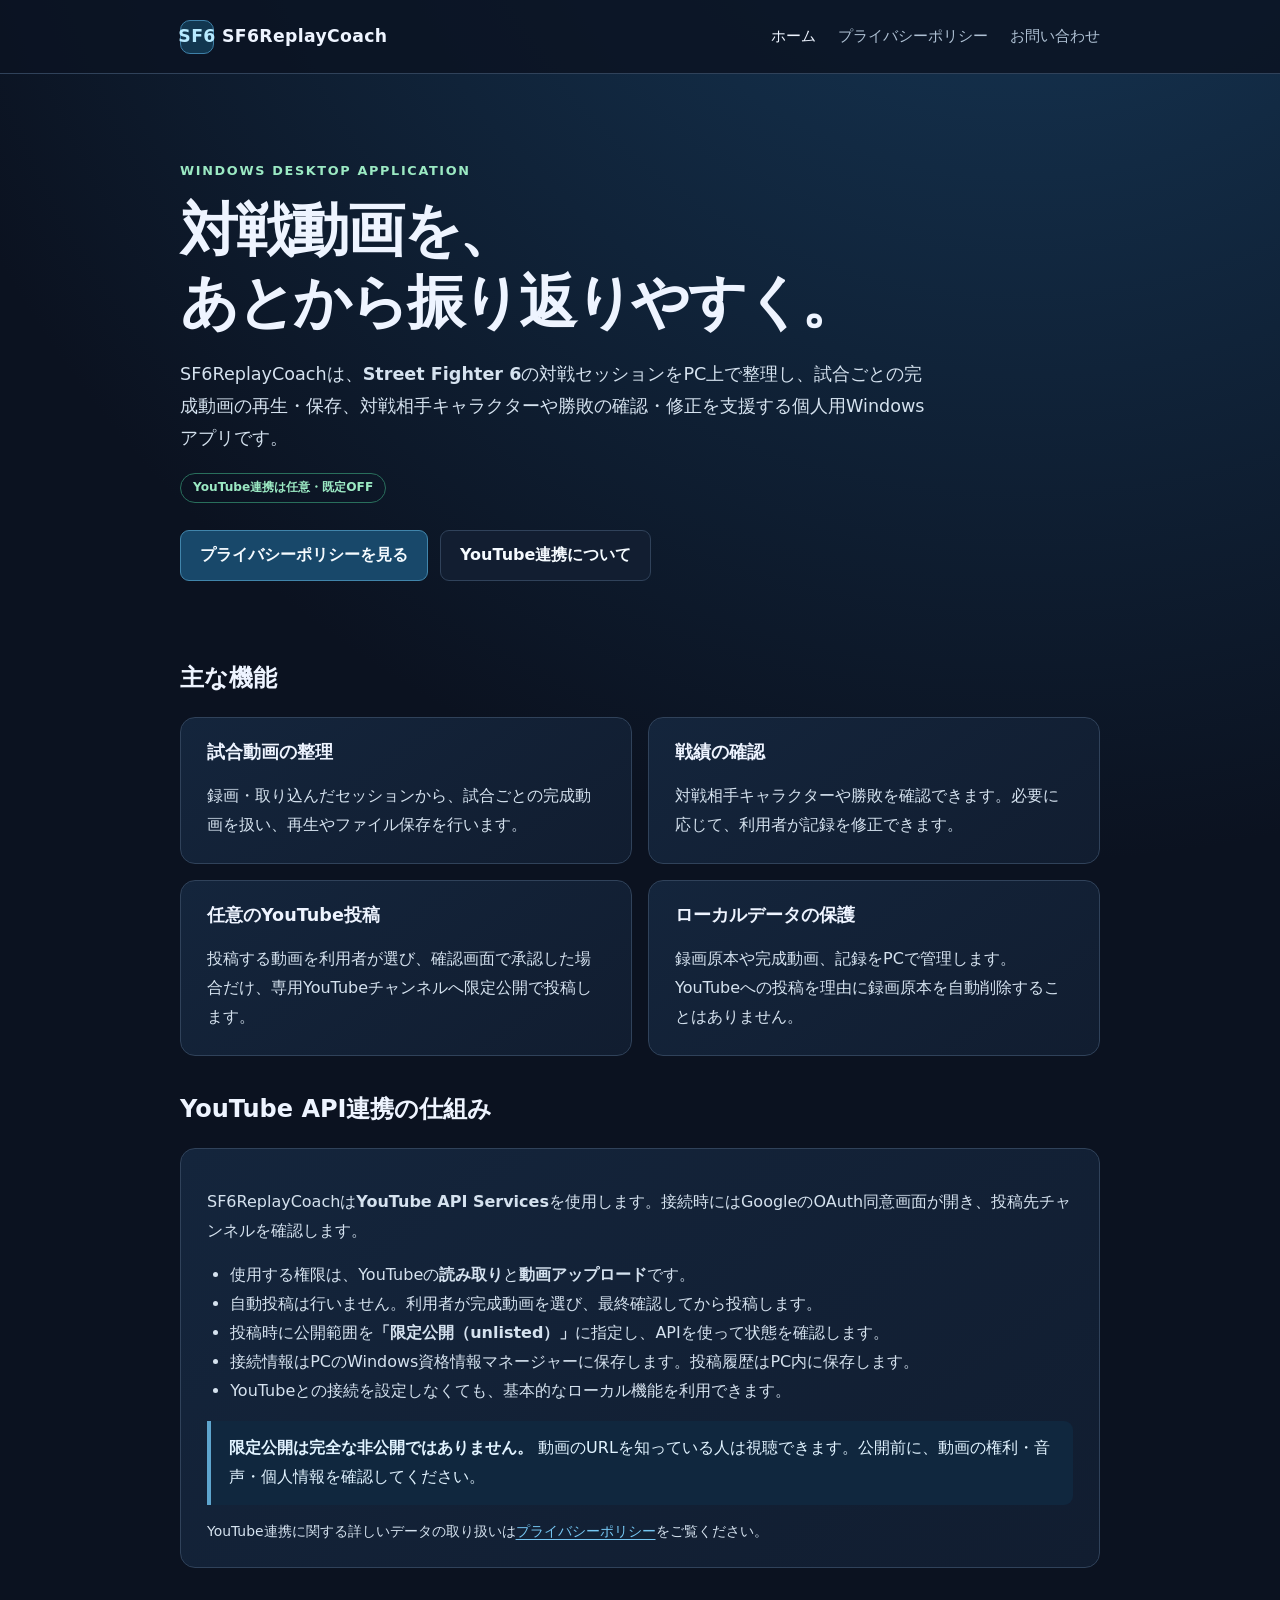
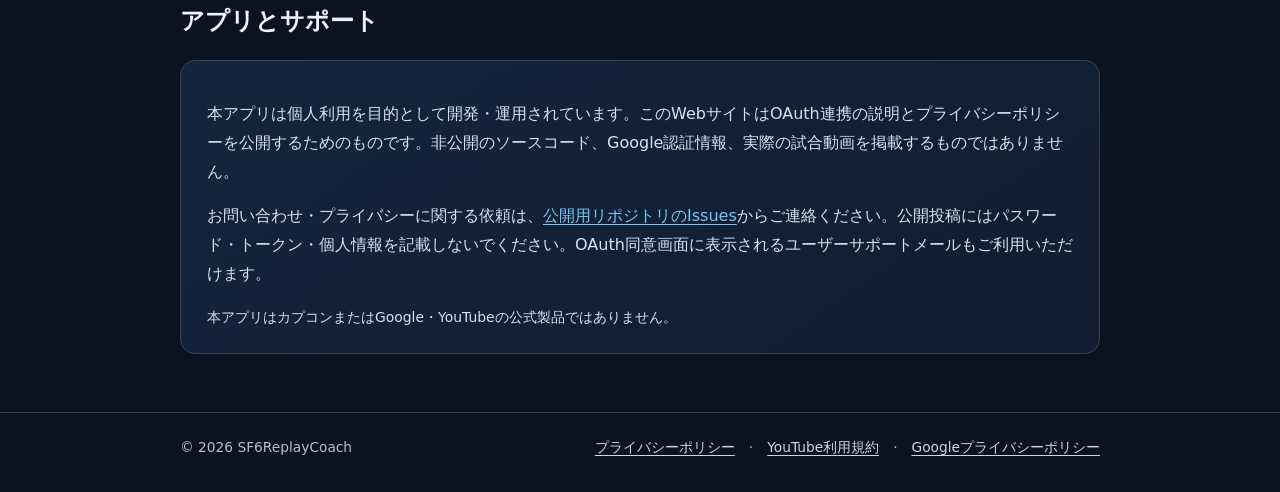
<file: index.html>
<!doctype html>
<html lang="ja">
<head>
<meta charset="utf-8">
<meta name="viewport" content="width=device-width, initial-scale=1">
<meta name="description" content="SF6ReplayCoachはStreet Fighter 6の試合動画を整理・確認し、任意でYouTubeに限定公開投稿できる個人用Windowsデスクトップアプリです。">
<title>SF6ReplayCoach | 個人用対戦動画管理アプリ</title>
<link rel="stylesheet" href="styles.css">
</head>
<body>
<header class="topbar"><div class="wrap topbar-inner"><a class="brand" href="./" aria-label="SF6ReplayCoach トップ"><span class="glyph" aria-hidden="true">SF6</span>SF6ReplayCoach</a><nav class="nav" aria-label="メインナビゲーション"><a href="./" aria-current="page">ホーム</a><a href="privacy.html">プライバシーポリシー</a><a href="https://github.com/SashunDev/sf6replaycoach-info/issues" rel="noopener noreferrer">お問い合わせ</a></nav></div></header>
<main class="wrap">
<section class="hero" aria-labelledby="hero-title"><span class="eyebrow">Windows desktop application</span><h1 id="hero-title">対戦動画を、<br>あとから振り返りやすく。</h1><p class="intro">SF6ReplayCoachは、<strong>Street Fighter 6</strong>の対戦セッションをPC上で整理し、試合ごとの完成動画の再生・保存、対戦相手キャラクターや勝敗の確認・修正を支援する個人用Windowsアプリです。</p><span class="pill">YouTube連携は任意・既定OFF</span><div class="buttons"><a class="button" href="privacy.html">プライバシーポリシーを見る</a><a class="button secondary" href="#youtube">YouTube連携について</a></div></section>
<section class="section" aria-labelledby="features-title"><h2 id="features-title">主な機能</h2><div class="cards"><article class="panel"><h3>試合動画の整理</h3><p>録画・取り込んだセッションから、試合ごとの完成動画を扱い、再生やファイル保存を行います。</p></article><article class="panel"><h3>戦績の確認</h3><p>対戦相手キャラクターや勝敗を確認できます。必要に応じて、利用者が記録を修正できます。</p></article><article class="panel"><h3>任意のYouTube投稿</h3><p>投稿する動画を利用者が選び、確認画面で承認した場合だけ、専用YouTubeチャンネルへ限定公開で投稿します。</p></article><article class="panel"><h3>ローカルデータの保護</h3><p>録画原本や完成動画、記録をPCで管理します。YouTubeへの投稿を理由に録画原本を自動削除することはありません。</p></article></div></section>
<section class="section" id="youtube" aria-labelledby="yt-title"><h2 id="yt-title">YouTube API連携の仕組み</h2><div class="panel"><p>SF6ReplayCoachは<strong>YouTube API Services</strong>を使用します。接続時にはGoogleのOAuth同意画面が開き、投稿先チャンネルを確認します。</p><ul><li>使用する権限は、YouTubeの<strong>読み取り</strong>と<strong>動画アップロード</strong>です。</li><li>自動投稿は行いません。利用者が完成動画を選び、最終確認してから投稿します。</li><li>投稿時に公開範囲を<strong>「限定公開（unlisted）」</strong>に指定し、APIを使って状態を確認します。</li><li>接続情報はPCのWindows資格情報マネージャーに保存します。投稿履歴はPC内に保存します。</li><li>YouTubeとの接続を設定しなくても、基本的なローカル機能を利用できます。</li></ul><div class="note"><strong>限定公開は完全な非公開ではありません。</strong> 動画のURLを知っている人は視聴できます。公開前に、動画の権利・音声・個人情報を確認してください。</div><p class="small">YouTube連携に関する詳しいデータの取り扱いは<a href="privacy.html">プライバシーポリシー</a>をご覧ください。</p></div></section>
<section class="section" aria-labelledby="about-title"><h2 id="about-title">アプリとサポート</h2><div class="panel"><p>本アプリは個人利用を目的として開発・運用されています。このWebサイトはOAuth連携の説明とプライバシーポリシーを公開するためのものです。非公開のソースコード、Google認証情報、実際の試合動画を掲載するものではありません。</p><p>お問い合わせ・プライバシーに関する依頼は、<a href="https://github.com/SashunDev/sf6replaycoach-info/issues" rel="noopener noreferrer">公開用リポジトリのIssues</a>からご連絡ください。公開投稿にはパスワード・トークン・個人情報を記載しないでください。OAuth同意画面に表示されるユーザーサポートメールもご利用いただけます。</p><p class="small">本アプリはカプコンまたはGoogle・YouTubeの公式製品ではありません。</p></div></section>
</main>
<footer class="footer"><div class="wrap footer-inner"><span>© 2026 SF6ReplayCoach</span><div><a href="privacy.html">プライバシーポリシー</a>　·　<a href="https://www.youtube.com/t/terms" rel="noopener noreferrer">YouTube利用規約</a>　·　<a href="https://policies.google.com/privacy" rel="noopener noreferrer">Googleプライバシーポリシー</a></div></div></footer>
</body></html>
</file>
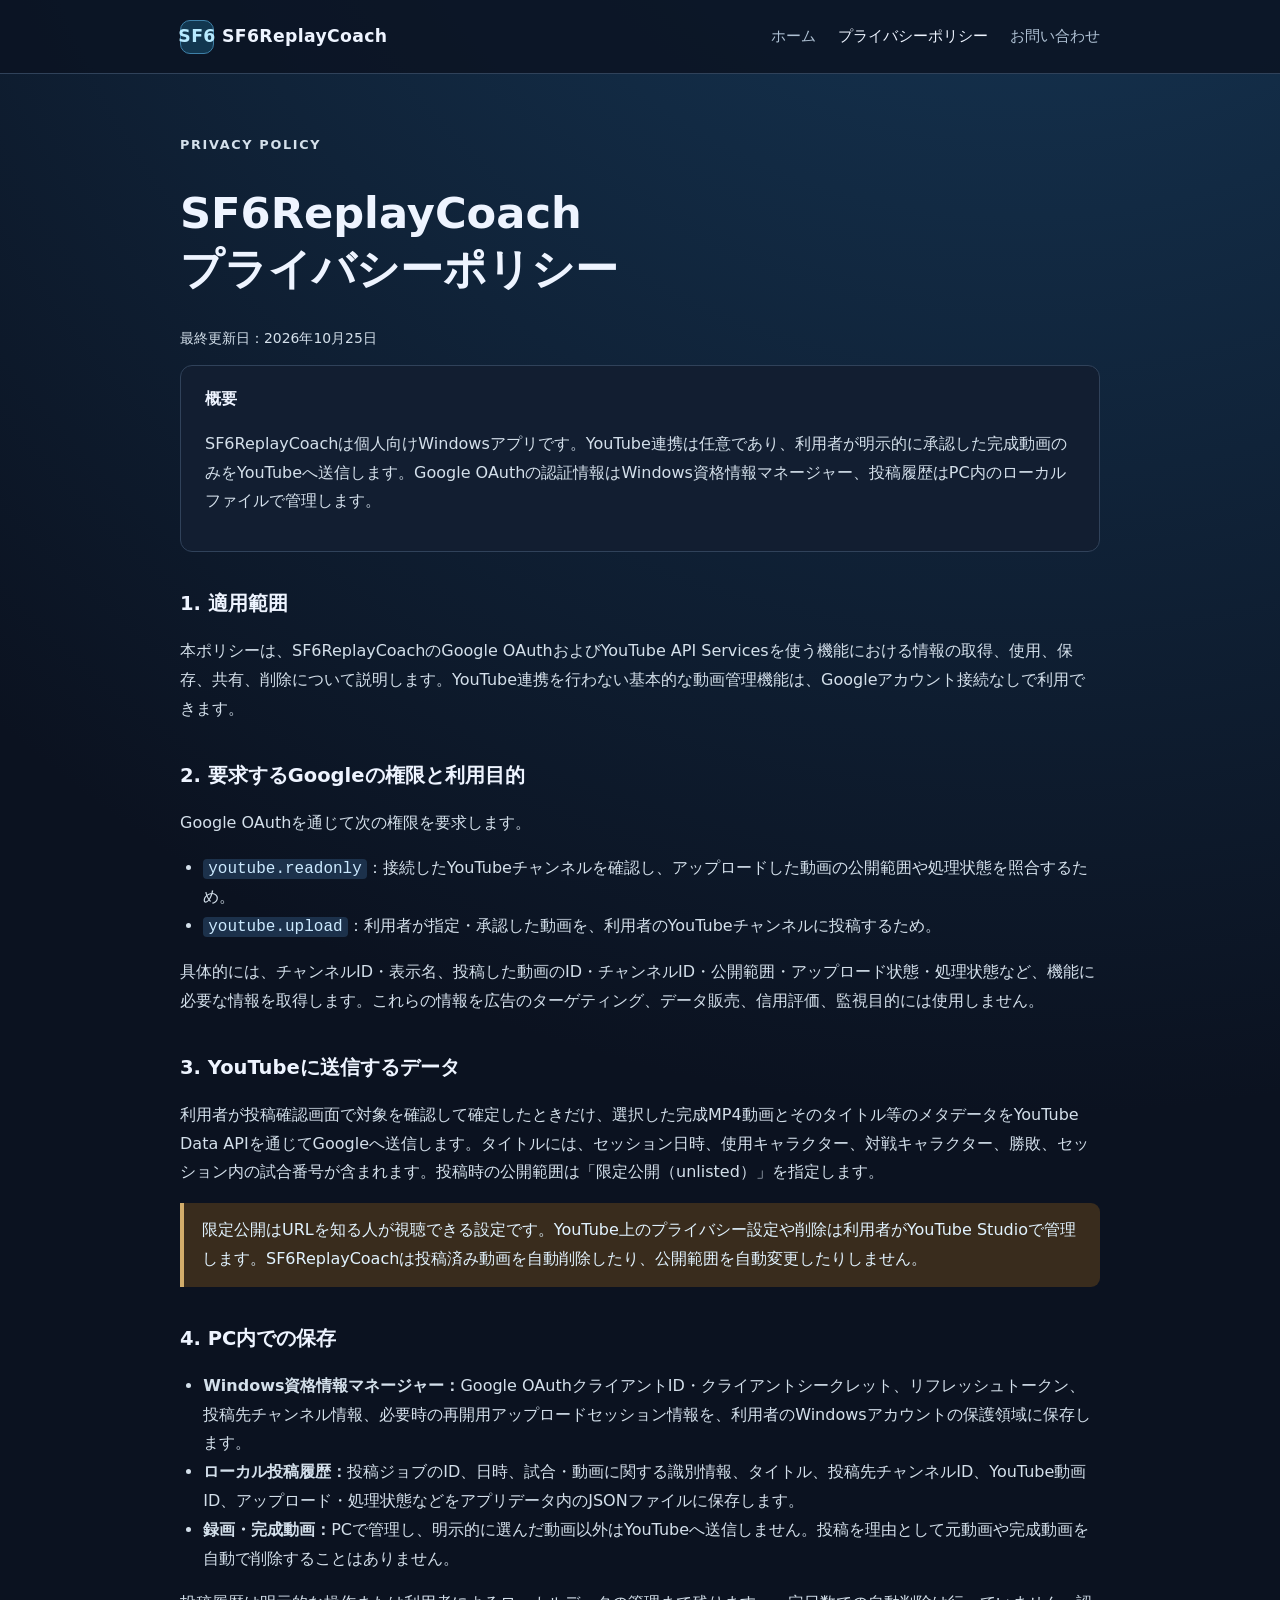
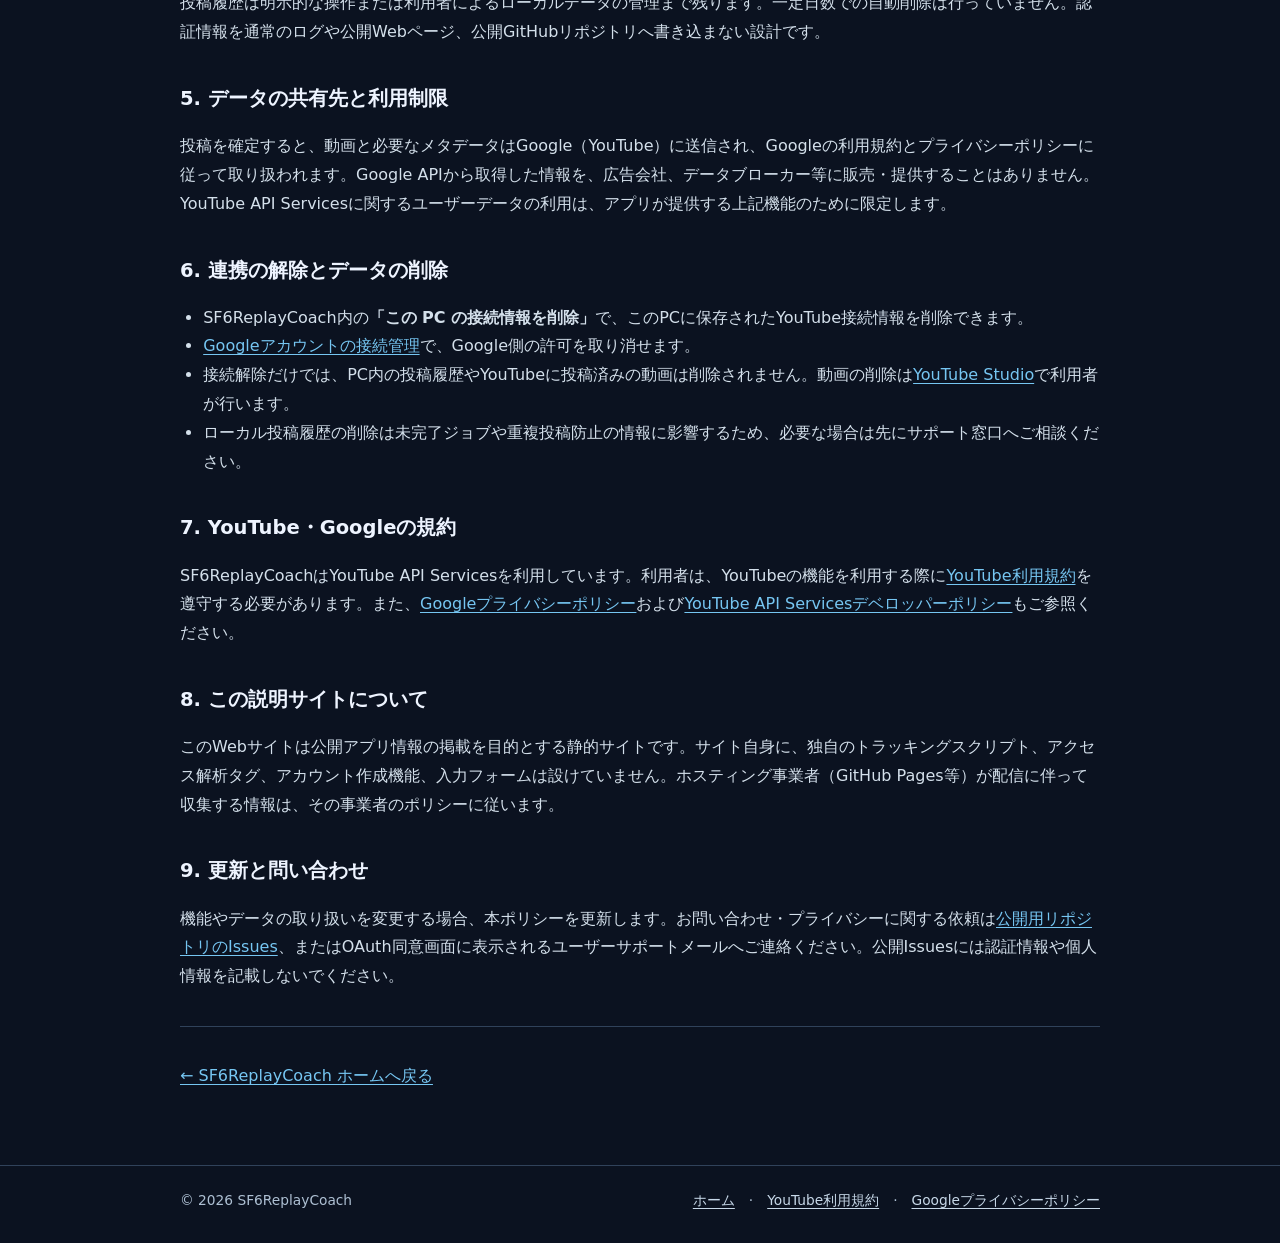
<file: privacy.html>
<!doctype html>
<html lang="ja">
<head>
<meta charset="utf-8">
<meta name="viewport" content="width=device-width, initial-scale=1">
<meta name="description" content="SF6ReplayCoachのGoogle OAuth・YouTube API連携に関するプライバシーポリシーです。">
<title>プライバシーポリシー | SF6ReplayCoach</title>
<link rel="stylesheet" href="styles.css">
</head>
<body>
<header class="topbar"><div class="wrap topbar-inner"><a class="brand" href="./" aria-label="SF6ReplayCoach トップ"><span class="glyph" aria-hidden="true">SF6</span>SF6ReplayCoach</a><nav class="nav" aria-label="メインナビゲーション"><a href="./">ホーム</a><a href="privacy.html" aria-current="page">プライバシーポリシー</a><a href="https://github.com/SashunDev/sf6replaycoach-info/issues" rel="noopener noreferrer">お問い合わせ</a></nav></div></header>
<main class="wrap policy"><p class="eyebrow">Privacy policy</p><h1>SF6ReplayCoach<br>プライバシーポリシー</h1><p class="small">最終更新日：2026年10月25日</p>
<div class="summary"><strong>概要</strong><p>SF6ReplayCoachは個人向けWindowsアプリです。YouTube連携は任意であり、利用者が明示的に承認した完成動画のみをYouTubeへ送信します。Google OAuthの認証情報はWindows資格情報マネージャー、投稿履歴はPC内のローカルファイルで管理します。</p></div>
<h2>1. 適用範囲</h2><p>本ポリシーは、SF6ReplayCoachのGoogle OAuthおよびYouTube API Servicesを使う機能における情報の取得、使用、保存、共有、削除について説明します。YouTube連携を行わない基本的な動画管理機能は、Googleアカウント接続なしで利用できます。</p>
<h2>2. 要求するGoogleの権限と利用目的</h2><p>Google OAuthを通じて次の権限を要求します。</p><ul><li><code>youtube.readonly</code>：接続したYouTubeチャンネルを確認し、アップロードした動画の公開範囲や処理状態を照合するため。</li><li><code>youtube.upload</code>：利用者が指定・承認した動画を、利用者のYouTubeチャンネルに投稿するため。</li></ul><p>具体的には、チャンネルID・表示名、投稿した動画のID・チャンネルID・公開範囲・アップロード状態・処理状態など、機能に必要な情報を取得します。これらの情報を広告のターゲティング、データ販売、信用評価、監視目的には使用しません。</p>
<h2>3. YouTubeに送信するデータ</h2><p>利用者が投稿確認画面で対象を確認して確定したときだけ、選択した完成MP4動画とそのタイトル等のメタデータをYouTube Data APIを通じてGoogleへ送信します。タイトルには、セッション日時、使用キャラクター、対戦キャラクター、勝敗、セッション内の試合番号が含まれます。投稿時の公開範囲は「限定公開（unlisted）」を指定します。</p><div class="note warning">限定公開はURLを知る人が視聴できる設定です。YouTube上のプライバシー設定や削除は利用者がYouTube Studioで管理します。SF6ReplayCoachは投稿済み動画を自動削除したり、公開範囲を自動変更したりしません。</div>
<h2>4. PC内での保存</h2><ul><li><strong>Windows資格情報マネージャー：</strong>Google OAuthクライアントID・クライアントシークレット、リフレッシュトークン、投稿先チャンネル情報、必要時の再開用アップロードセッション情報を、利用者のWindowsアカウントの保護領域に保存します。</li><li><strong>ローカル投稿履歴：</strong>投稿ジョブのID、日時、試合・動画に関する識別情報、タイトル、投稿先チャンネルID、YouTube動画ID、アップロード・処理状態などをアプリデータ内のJSONファイルに保存します。</li><li><strong>録画・完成動画：</strong>PCで管理し、明示的に選んだ動画以外はYouTubeへ送信しません。投稿を理由として元動画や完成動画を自動で削除することはありません。</li></ul><p>投稿履歴は明示的な操作または利用者によるローカルデータの管理まで残ります。一定日数での自動削除は行っていません。認証情報を通常のログや公開Webページ、公開GitHubリポジトリへ書き込まない設計です。</p>
<h2>5. データの共有先と利用制限</h2><p>投稿を確定すると、動画と必要なメタデータはGoogle（YouTube）に送信され、Googleの利用規約とプライバシーポリシーに従って取り扱われます。Google APIから取得した情報を、広告会社、データブローカー等に販売・提供することはありません。YouTube API Servicesに関するユーザーデータの利用は、アプリが提供する上記機能のために限定します。</p>
<h2>6. 連携の解除とデータの削除</h2><ul><li>SF6ReplayCoach内の<strong>「この PC の接続情報を削除」</strong>で、このPCに保存されたYouTube接続情報を削除できます。</li><li><a href="https://myaccount.google.com/connections" rel="noopener noreferrer">Googleアカウントの接続管理</a>で、Google側の許可を取り消せます。</li><li>接続解除だけでは、PC内の投稿履歴やYouTubeに投稿済みの動画は削除されません。動画の削除は<a href="https://studio.youtube.com/" rel="noopener noreferrer">YouTube Studio</a>で利用者が行います。</li><li>ローカル投稿履歴の削除は未完了ジョブや重複投稿防止の情報に影響するため、必要な場合は先にサポート窓口へご相談ください。</li></ul>
<h2>7. YouTube・Googleの規約</h2><p>SF6ReplayCoachはYouTube API Servicesを利用しています。利用者は、YouTubeの機能を利用する際に<a href="https://www.youtube.com/t/terms" rel="noopener noreferrer">YouTube利用規約</a>を遵守する必要があります。また、<a href="https://policies.google.com/privacy" rel="noopener noreferrer">Googleプライバシーポリシー</a>および<a href="https://developers.google.com/youtube/terms/developer-policies" rel="noopener noreferrer">YouTube API Servicesデベロッパーポリシー</a>もご参照ください。</p>
<h2>8. この説明サイトについて</h2><p>このWebサイトは公開アプリ情報の掲載を目的とする静的サイトです。サイト自身に、独自のトラッキングスクリプト、アクセス解析タグ、アカウント作成機能、入力フォームは設けていません。ホスティング事業者（GitHub Pages等）が配信に伴って収集する情報は、その事業者のポリシーに従います。</p>
<h2>9. 更新と問い合わせ</h2><p>機能やデータの取り扱いを変更する場合、本ポリシーを更新します。お問い合わせ・プライバシーに関する依頼は<a href="https://github.com/SashunDev/sf6replaycoach-info/issues" rel="noopener noreferrer">公開用リポジトリのIssues</a>、またはOAuth同意画面に表示されるユーザーサポートメールへご連絡ください。公開Issuesには認証情報や個人情報を記載しないでください。</p>
<hr><p><a href="./">← SF6ReplayCoach ホームへ戻る</a></p>
</main><footer class="footer"><div class="wrap footer-inner"><span>© 2026 SF6ReplayCoach</span><div><a href="./">ホーム</a>　·　<a href="https://www.youtube.com/t/terms" rel="noopener noreferrer">YouTube利用規約</a>　·　<a href="https://policies.google.com/privacy" rel="noopener noreferrer">Googleプライバシーポリシー</a></div></div></footer>
</body></html>
</file>
<file: styles.css>
:root{color-scheme:dark;--bg:#0b1220;--surface:#121e31;--surface2:#17253a;--line:#30425a;--text:#eef4ff;--muted:#aec0d3;--accent:#76c6f2;--accent2:#9be9c3;--max:920px}*{box-sizing:border-box}html{scroll-behavior:smooth}body{margin:0;background:radial-gradient(circle at 80% -15%,#173b5c 0,transparent 45%),var(--bg);color:var(--text);font:16px/1.8 system-ui,-apple-system,"Hiragino Kaku Gothic ProN","Yu Gothic",Meiryo,sans-serif}a{color:var(--accent);text-underline-offset:3px}a:hover{color:#b9e7ff}a:focus-visible{outline:3px solid var(--accent2);outline-offset:4px;border-radius:3px}.wrap{width:min(var(--max),calc(100% - 40px));margin:0 auto}.topbar{background:#0b1323d9;border-bottom:1px solid var(--line)}.topbar-inner{display:flex;align-items:center;justify-content:space-between;gap:20px;min-height:73px}.brand{text-decoration:none;color:var(--text);font-size:1.08rem;font-weight:800;letter-spacing:.02em}.brand .glyph{display:inline-flex;align-items:center;justify-content:center;width:34px;height:34px;margin-right:8px;border:1px solid #3e80a8;border-radius:10px;background:#123750;color:#b7eaff}.nav{display:flex;flex-wrap:wrap;gap:22px}.nav a{color:var(--muted);text-decoration:none;font-size:.93rem}.nav a[aria-current="page"],.nav a:hover{color:var(--text)}main{padding:46px 0 58px}.eyebrow{font-size:.8rem;letter-spacing:.13em;text-transform:uppercase;color:var(--accent2);font-weight:700}.hero{padding:36px 0 24px}.hero h1{font-size:clamp(2rem,5vw,3.65rem);line-height:1.23;letter-spacing:-.04em;margin:10px 0 21px}.intro{font-size:1.1rem;color:#d5e2ef;max-width:760px}.pill{display:inline-block;color:var(--accent2);border:1px solid #296f5c;padding:3px 12px;border-radius:999px;font-size:.76rem;font-weight:700}.buttons{display:flex;gap:12px;flex-wrap:wrap;margin:27px 0 20px}.button{display:inline-block;padding:10px 19px;border:1px solid #4185ab;background:#18486a;border-radius:9px;text-decoration:none;font-weight:700;color:#f5fbff}.button.secondary{border-color:var(--line);background:var(--surface)}.button:hover{background:#205a83;color:white}.stack{display:grid;gap:16px}.cards{display:grid;grid-template-columns:repeat(2,minmax(0,1fr));gap:16px}.panel{background:linear-gradient(145deg,#14253c,#111d30);border:1px solid var(--line);border-radius:15px;padding:23px 26px}.panel h2,.panel h3{margin-top:0;line-height:1.35}.panel h3{font-size:1.1rem}.panel p:last-child{margin-bottom:0}.panel p,.panel li{color:#d5e2ef}.section{margin-top:32px}.section>h2{font-size:1.5rem;margin-bottom:17px}p,li{overflow-wrap:anywhere}ul{padding-left:1.45rem}.note{border-left:4px solid #5ea5ce;background:#10273e;padding:13px 18px;border-radius:0 9px 9px 0;color:#e1f3ff}.warning{border-left-color:#d2ad6b;background:#392c1d}.policy h1{font-size:clamp(1.9rem,4vw,2.7rem);line-height:1.3}.policy h2{font-size:1.22rem;margin-top:34px;margin-bottom:9px}.policy p,.policy li{color:#d4e0eb}.policy .summary{border:1px solid var(--line);border-radius:12px;background:var(--surface);padding:19px 24px}.small{font-size:.87rem;color:var(--muted)}.footer{border-top:1px solid var(--line);padding:22px 0 32px;color:var(--muted);font-size:.86rem}.footer-inner{display:flex;justify-content:space-between;gap:20px;flex-wrap:wrap}.footer a{color:#c7d8e8}code{background:#1c314b;color:#cceaff;border-radius:4px;padding:1px 5px}hr{border:0;border-top:1px solid var(--line);margin:35px 0}@media(max-width:660px){.topbar-inner{align-items:flex-start;flex-direction:column;padding:14px 0}.nav{gap:16px}.cards{grid-template-columns:1fr}.wrap{width:min(var(--max),calc(100% - 28px))}.hero{padding-top:16px}.panel{padding:20px}main{padding-top:24px}}@media(prefers-reduced-motion:reduce){html{scroll-behavior:auto}}
</file>
